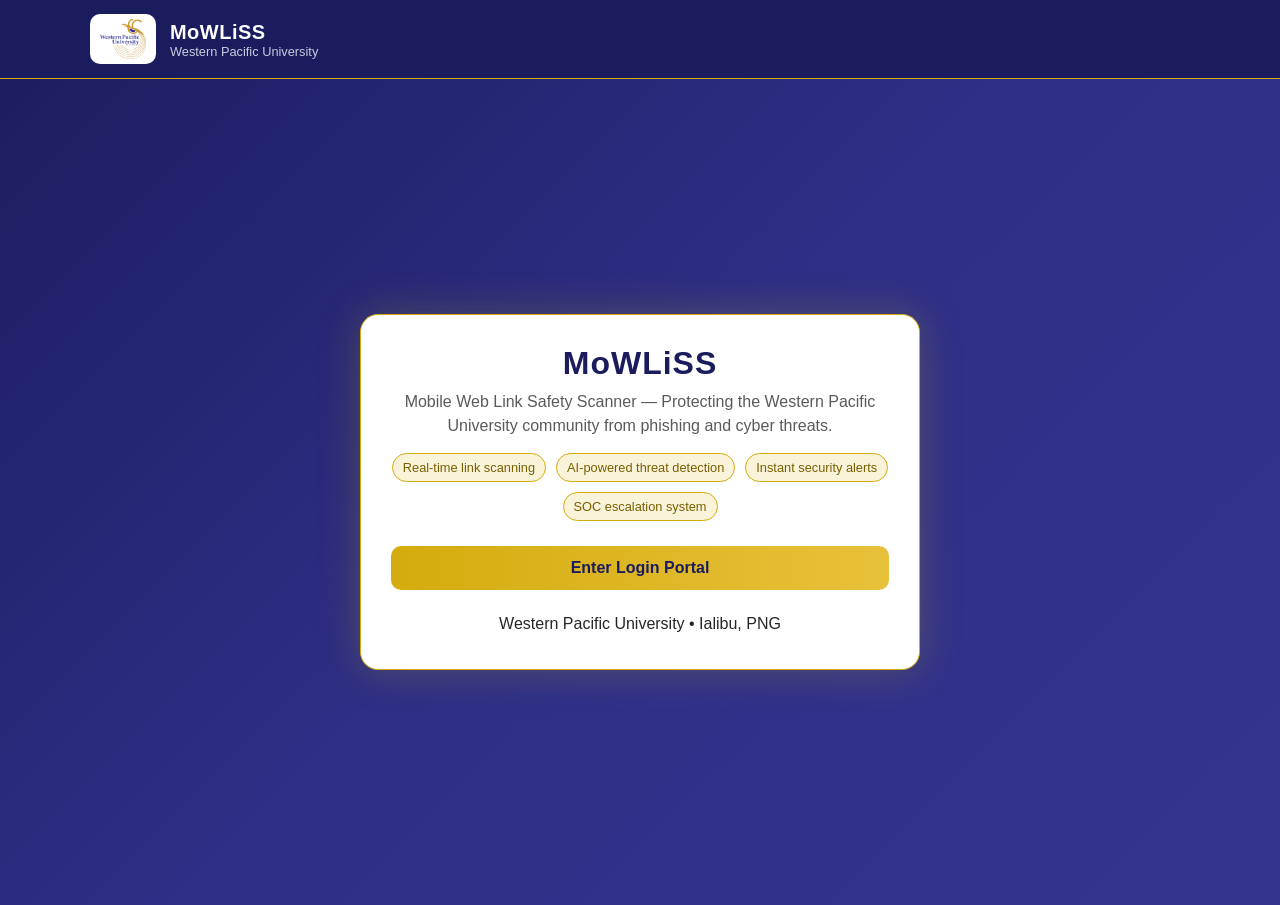
<file: index.html>
<!DOCTYPE html>
<html lang="en">
<head>
    <link rel="icon" type="image/png" href="assets/img/favicon.png?v=1">
    <meta charset="UTF-8">
    <meta name="viewport" content="width=device-width, initial-scale=1.0">
    <title>MoWLiSS - Mobile Web Link Safety Scanner</title>
    <link rel="stylesheet" href="style.css?v=7">
</head>
<body>
<header class="site-header">
    <div class="container site-header-inner">
        <div class="site-logo-chip">
            <img src="assets/img/wpu_logo.png?v=1" alt="Western Pacific University logo" height="40">
        </div>
        <div class="site-header-text">
            <div class="site-title">MoWLiSS</div>
            <div class="site-subtitle">Western Pacific University</div>
        </div>
    </div>
</header>
<div class="auth-wrapper">
    <div class="auth-card">
        <div class="brand">
            <h1>MoWLiSS</h1>
            <p>
                Mobile Web Link Safety Scanner — Protecting the Western Pacific University community
                from phishing and cyber threats.
            </p>

            <div class="badges">
                <span class="badge">Real-time link scanning</span>
                <span class="badge">AI-powered threat detection</span>
                <span class="badge">Instant security alerts</span>
                <span class="badge">SOC escalation system</span>
            </div>
        </div>

        <a class="btn" href="login.html" style="display:block; text-align:center; text-decoration:none;">
            Enter Login Portal
        </a>

        <div class="links">
            Western Pacific University • Ialibu, PNG
        </div>
    </div>
</div>
</body>
</html>
</file>
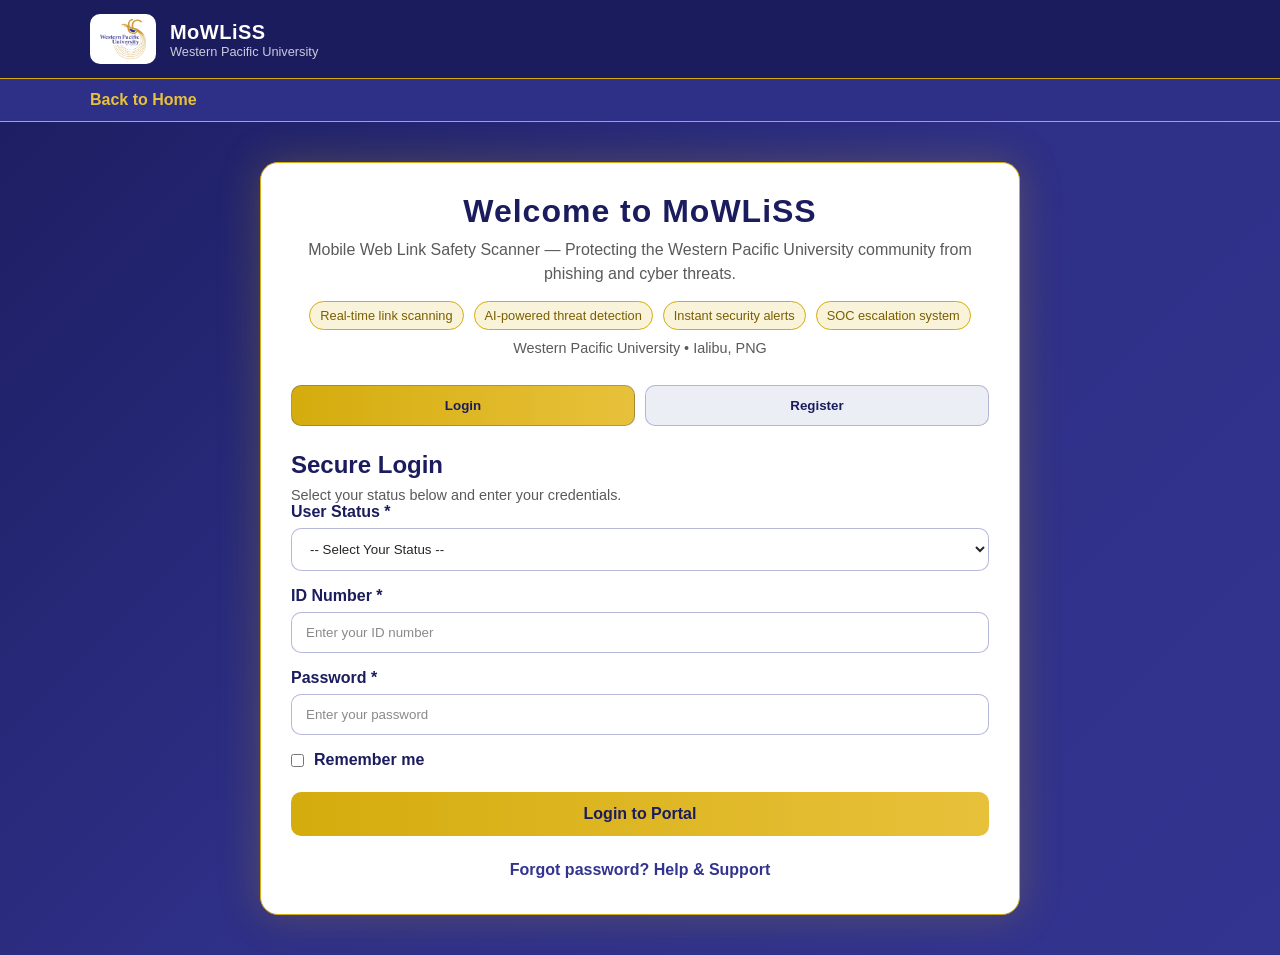
<file: login.html>
<!DOCTYPE html>
<html lang="en">
<head>
    <link rel="icon" type="image/png" href="assets/img/favicon.png?v=1">
    <meta charset="UTF-8">
    <meta name="viewport" content="width=device-width, initial-scale=1.0">
    <title>Login | MoWLiSS - Mobile Web Link Safety Scanner</title>
    <link rel="stylesheet" href="style.css?v=7">
</head>
<body>
<header class="site-header">
    <div class="container site-header-inner">
        <div class="site-logo-chip">
            <img src="assets/img/wpu_logo.png?v=1" alt="Western Pacific University logo" height="40">
        </div>
        <div class="site-header-text">
            <div class="site-title">MoWLiSS</div>
            <div class="site-subtitle">Western Pacific University</div>
        </div>
    </div>
</header>
<header class="topbar">
    <div class="container">
        <a href="index.html">Back to Home</a>
    </div>
</header>

<div class="auth-wrapper">
    <div class="auth-card wide">
        <div class="brand">
            <h1>Welcome to MoWLiSS</h1>
            <p>
                Mobile Web Link Safety Scanner — Protecting the Western Pacific University community
                from phishing and cyber threats.
            </p>

            <div class="badges">
                <span class="badge">Real-time link scanning</span>
                <span class="badge">AI-powered threat detection</span>
                <span class="badge">Instant security alerts</span>
                <span class="badge">SOC escalation system</span>
            </div>

            <p class="small">Western Pacific University • Ialibu, PNG</p>
        </div>

        <div class="tabs">
            <button type="button" class="tab-btn active" data-tab="login">Login</button>
            <button type="button" class="tab-btn" data-tab="register">Register</button>
        </div>

        <!-- LOGIN PANEL -->
        <div id="login-panel" class="tab-panel">
            <h2>Secure Login</h2>
            <p class="small">Select your status below and enter your credentials.</p>

         <form id="login-form" action="login.php" method="POST" novalidate>
                <div class="form-group">
                    <label for="login_status">User Status *</label>
                    <select id="login_status" name="user_status" required>
                        <option value="">-- Select Your Status --</option>
                        <option value="student">🎓 WPU Registered Student</option>
                        <option value="staff">👔 University Staff / Employee</option>
                        <option value="foreman">👷 University Foreman</option>
                        <option value="admin">🛡️ WPU ICT Administrator</option>
                    </select>
                </div>

                <div class="form-group">
                    <label for="login_identifier" id="login_identifier_label">ID Number *</label>
                    <input
                        type="text"
                        id="login_identifier"
                        name="identifier"
                        placeholder="Enter your ID number"
                        required
                    >
                </div>

                <div class="form-group">
                    <label for="login_password">Password *</label>
                    <input
                        type="password"
                        id="login_password"
                        name="password"
                        placeholder="Enter your password"
                        required
                    >
                </div>

                <div class="checkbox-row">
                    <input type="checkbox" id="remember_me" name="remember_me" value="1">
                    <label for="remember_me">Remember me</label>
                </div>

                <button type="submit" class="btn">Login to Portal</button>

                <div class="links">
                    <a href="forgot_password.php">Forgot password?</a>
                    <a href="help.php">Help &amp; Support</a>
                </div>

                <div id="login-message" class="message hidden"></div>
            </form>
        </div>

        <!-- REGISTER PANEL -->
        <div id="register-panel" class="tab-panel hidden">
            <h2>Register</h2>
            <p class="small">Fill in your details according to your user status.</p>

        <form id="register-form" action="register.php" method="POST" novalidate>
                <div class="form-group">
                    <label for="register_status">User Status *</label>
                    <select id="register_status" name="user_status" required>
                        <option value="">-- Select Your Status --</option>
                        <option value="student">🎓 WPU Registered Student</option>
                        <option value="staff">👔 University Staff / Employee</option>
                        <option value="foreman">👷 University Foreman</option>
                        <option value="admin">🛡️ WPU ICT Administrator</option>
                    </select>
                </div>

                <!-- STUDENT FIELDS -->
                <div class="status-fields" id="student-fields">
                    <div class="two-col">
                        <div class="form-group">
                            <label for="student_first_name">First Name *</label>
                            <input type="text" id="student_first_name" name="first_name" required>
                        </div>

                        <div class="form-group">
                            <label for="student_last_name">Last Name *</label>
                            <input type="text" id="student_last_name" name="last_name" required>
                        </div>
                    </div>

                    <div class="form-group">
                        <label for="student_id">Student ID No. *</label>
                        <input type="text" id="student_id" name="student_id" required>
                    </div>

                    <div class="form-group">
                        <label for="student_program">Program *</label>
                        <select id="student_program" name="program" required>
                            <option value="">-- Select Program --</option>
                            <option value="Cybersecurity">Cybersecurity</option>
                            <option value="Computer Programming">Computer Programming</option>
                            <option value="Computer Networks">Computer Networks</option>
                            <option value="Game Design">Game Design</option>
                            <option value="Aviation Management">Aviation Management</option>
                            <option value="International Business Management">International Business Management</option>
                        </select>
                    </div>

                    <div class="form-group">
                        <label for="student_department">Department *</label>
                        <select id="student_department" name="department" required>
                            <option value="">-- Select Department --</option>
                            <option value="Computing & Emerging Technologies">Computing & Emerging Technologies</option>
                            <option value="Cybersecurity & Digital Resilience">Cybersecurity & Digital Resilience</option>
                            <option value="International Business Management">International Business Management</option>
                        </select>
                    </div>

                    <div class="two-col">
                        <div class="form-group">
                            <label for="student_phone">Phone Number</label>
                            <input type="text" id="student_phone" name="phone_number">
                        </div>

                        <div class="form-group">
                            <label for="student_dob">Date of Birth</label>
                            <input type="date" id="student_dob" name="date_of_birth">
                        </div>
                    </div>

                    <div class="form-group">
                        <label for="student_email">Email *</label>
                        <input type="email" id="student_email" name="email" required>
                    </div>
                </div>

                <!-- STAFF FIELDS -->
                <div class="status-fields" id="staff-fields">
                    <div class="form-group">
                        <label for="staff_full_name">Full Name *</label>
                        <input type="text" id="staff_full_name" name="full_name" required>
                    </div>

                    <div class="form-group">
                        <label for="staff_worker_reg_no">Worker Reg No. *</label>
                        <input type="text" id="staff_worker_reg_no" name="worker_reg_no" required>
                    </div>

                    <div class="form-group">
                        <label for="staff_department">Department *</label>
                        <select id="staff_department" name="department" required>
                            <option value="">-- Select Department --</option>
                            <option value="Administration">Administration</option>
                            <option value="ICT Department">ICT Department</option>
                            <option value="Finance">Finance</option>
                            <option value="Human Resources">Human Resources</option>
                            <option value="Academic Affairs">Academic Affairs</option>
                        </select>
                    </div>

                    <div class="form-group">
                        <label for="staff_compound">Compound</label>
                        <input type="text" id="staff_compound" name="compound">
                    </div>

                    <div class="two-col">
                        <div class="form-group">
                            <label for="staff_phone">Phone Number</label>
                            <input type="text" id="staff_phone" name="phone_number">
                        </div>

                        <div class="form-group">
                            <label for="staff_dob">Date of Birth</label>
                            <input type="date" id="staff_dob" name="date_of_birth">
                        </div>
                    </div>

                    <div class="form-group">
                        <label for="staff_email">Email *</label>
                        <input type="email" id="staff_email" name="email" required>
                    </div>
                </div>

                <!-- FOREMAN FIELDS -->
                <div class="status-fields" id="foreman-fields">
                    <div class="two-col">
                        <div class="form-group">
                            <label for="foreman_first_name">First Name *</label>
                            <input type="text" id="foreman_first_name" name="first_name" required>
                        </div>

                        <div class="form-group">
                            <label for="foreman_last_name">Last Name *</label>
                            <input type="text" id="foreman_last_name" name="last_name" required>
                        </div>
                    </div>

                    <div class="form-group">
                        <label for="foreman_reg_no">Foreman Reg No. *</label>
                        <input type="text" id="foreman_reg_no" name="foreman_reg_no" required>
                    </div>

                    <div class="form-group">
                        <label for="foreman_department">Department *</label>
                        <select id="foreman_department" name="department" required>
                            <option value="">-- Select Department --</option>
                            <option value="Maintenance">Maintenance</option>
                            <option value="Grounds & Gardens">Grounds & Gardens</option>
                            <option value="Construction">Construction</option>
                            <option value="Utilities">Utilities</option>
                        </select>
                    </div>

                    <div class="two-col">
                        <div class="form-group">
                            <label for="foreman_phone">Phone Number</label>
                            <input type="text" id="foreman_phone" name="phone_number">
                        </div>

                        <div class="form-group">
                            <label for="foreman_dob">Date of Birth</label>
                            <input type="date" id="foreman_dob" name="date_of_birth">
                        </div>
                    </div>

                    <div class="form-group">
                        <label for="foreman_email">Email *</label>
                        <input type="email" id="foreman_email" name="email" required>
                    </div>
                </div>

                <!-- ADMIN FIELDS -->
                <div class="status-fields" id="admin-fields">
                    <div class="form-group">
                        <label for="admin_id">Admin ID *</label>
                        <input type="text" id="admin_id" name="admin_id" required>
                    </div>

                    <div class="form-group">
                        <label for="admin_full_name">Full Name</label>
                        <input type="text" id="admin_full_name" name="full_name">
                    </div>

                    <div class="form-group">
                        <label for="admin_email">Email *</label>
                        <input type="email" id="admin_email" name="email" required>
                    </div>
                </div>

                <div class="two-col">
                    <div class="form-group">
                        <label for="register_password">Password *</label>
                        <input
                            type="password"
                            id="register_password"
                            name="password"
                            minlength="8"
                            required
                        >
                    </div>

                    <div class="form-group">
                        <label for="register_confirm_password">Confirm Password *</label>
                        <input
                            type="password"
                            id="register_confirm_password"
                            name="confirm_password"
                            minlength="8"
                            required
                        >
                    </div>
                </div>

                <div class="checkbox-row">
                    <input type="checkbox" id="terms_agreed" name="terms_agreed" value="1" required>
                    <label for="terms_agreed">
                        I agree to the Terms &amp; Conditions and MoWLiSS security policy.
                    </label>
                </div>

                <button type="submit" class="btn">Register Account</button>

                <div id="register-message" class="message hidden"></div>
            </form>
        </div>
    </div>
</div>

<script src="assets/css/assets/js/app.js"></script>
</body>
</html>
</file>
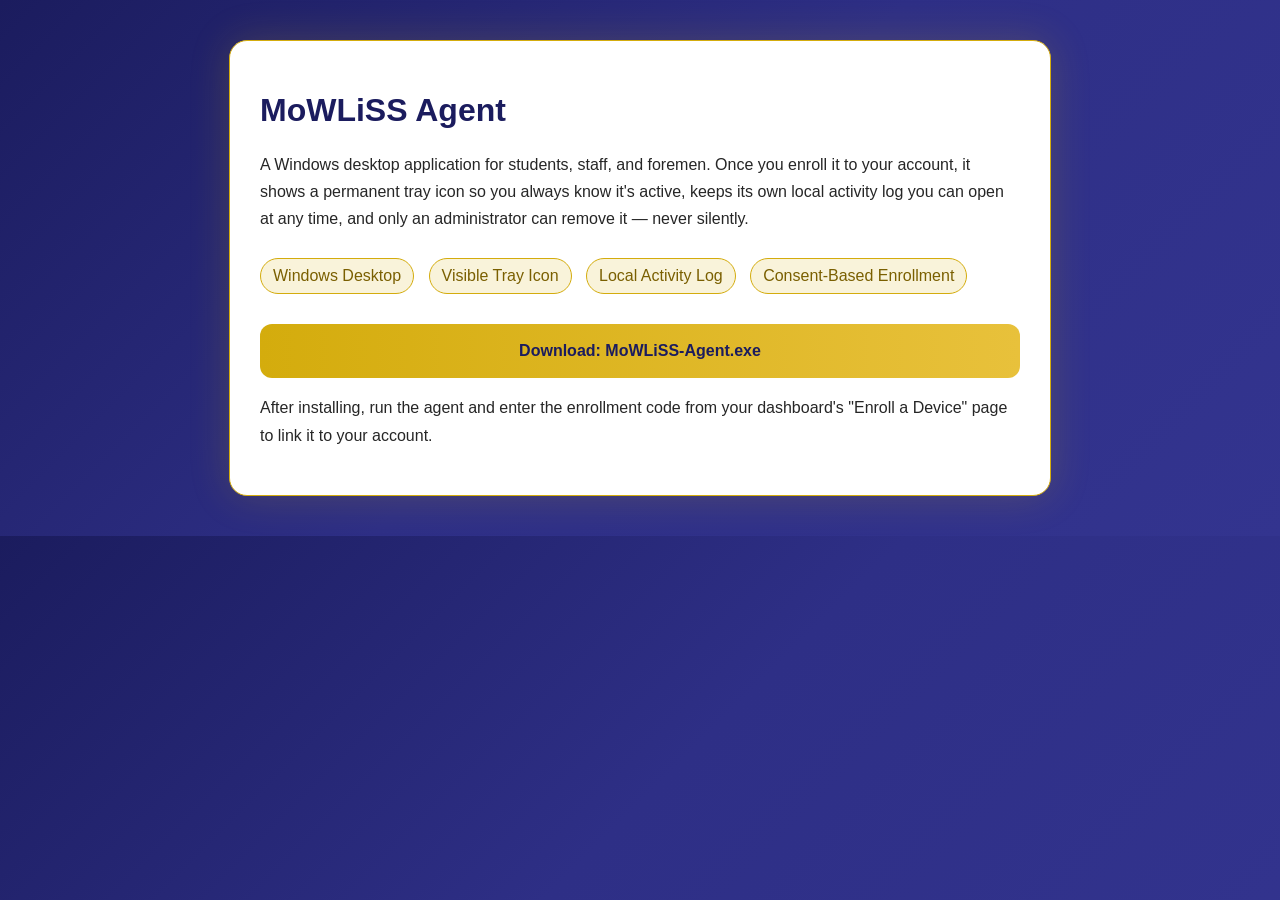
<file: downloads/mowliss-mobile-app.html>
<!DOCTYPE html>
<html lang="en">
<head>
    <link rel="icon" type="image/png" href="../assets/img/favicon.png?v=1">
    <meta charset="UTF-8">
    <meta name="viewport" content="width=device-width, initial-scale=1.0">
    <title>MoWLiSS Agent</title>
    <style>
        body {
            font-family: Arial, sans-serif;
            background: linear-gradient(135deg, #1B1C5E, #2E2F86, #33348F);
            color: #262626;
            margin: 0;
            padding: 40px 20px;
        }
        .wrap {
            max-width: 760px;
            margin: 0 auto;
            background: #FFFFFF;
            border: 1px solid #D4AC0D;
            border-radius: 18px;
            padding: 30px;
            box-shadow: 0 0 40px rgba(212, 172, 13, 0.2);
        }
        h1 { color: #1B1C5E; }
        p { line-height: 1.7; color: #262626; }
        .badge {
            display: inline-block;
            margin: 10px 10px 0 0;
            padding: 8px 12px;
            border-radius: 999px;
            background: rgba(212, 172, 13, 0.15);
            border: 1px solid #D4AC0D;
            color: #7a5f00;
        }
        .download-box {
            margin-top: 30px;
            padding: 18px 20px;
            border-radius: 12px;
            background: linear-gradient(90deg, #D4AC0D, #E8C13B);
            color: #1B1C5E;
            font-weight: bold;
            text-align: center;
        }
    </style>
</head>
<body>
    <div class="wrap">
        <h1>MoWLiSS Agent</h1>
        <p>A Windows desktop application for students, staff, and foremen. Once you enroll it to your account, it shows
        a permanent tray icon so you always know it's active, keeps its own local activity log you can open at any
        time, and only an administrator can remove it &mdash; never silently.</p>
        <div>
            <span class="badge">Windows Desktop</span>
            <span class="badge">Visible Tray Icon</span>
            <span class="badge">Local Activity Log</span>
            <span class="badge">Consent-Based Enrollment</span>
        </div>
        <div class="download-box"><a href="MoWLiSS-Agent.exe" style="color:inherit; text-decoration:none;">Download: MoWLiSS-Agent.exe</a></div>
        <p>After installing, run the agent and enter the enrollment code from your dashboard's "Enroll a Device" page
        to link it to your account.</p>
    </div>
</body>
</html>
</file>
<file: style.css>
:root {
    --navy-dark: #1B1C5E;
    --navy-mid: #2E2F86;
    --navy: #33348F;
    --gold: #D4AC0D;
    --gold-light: #E8C13B;
    --white: #FFFFFF;
    --text-dark: #262626;
    --text-muted: #5a5a5a;
}

* {
    box-sizing: border-box;
    margin: 0;
    padding: 0;
    font-family: Arial, Helvetica, sans-serif;
}

body {
    min-height: 100vh;
    background: linear-gradient(135deg, var(--navy-dark), var(--navy-mid), var(--navy));
    color: var(--text-dark);
}

.container {
    width: min(1100px, 92%);
    margin: 0 auto;
}

.site-header {
    background: var(--navy-dark);
    padding: 14px 0;
    border-bottom: 1px solid var(--gold);
}

.site-header-inner {
    display: flex;
    align-items: center;
    gap: 14px;
}

.site-logo-chip {
    background: var(--white);
    border-radius: 10px;
    padding: 5px 10px;
    display: flex;
    align-items: center;
    flex-shrink: 0;
}

.site-header img {
    display: block;
}

.site-title {
    color: var(--white);
    font-weight: bold;
    font-size: 1.25rem;
    letter-spacing: 0.5px;
    line-height: 1.2;
}

.site-subtitle {
    color: #c9cadd;
    font-size: 0.8rem;
}

.auth-wrapper {
    min-height: calc(100vh - 74px);
    display: flex;
    align-items: center;
    justify-content: center;
    padding: 40px 20px;
}

.auth-card {
    width: min(560px, 100%);
    background: var(--white);
    border: 1px solid var(--gold);
    border-radius: 18px;
    padding: 30px;
    box-shadow: 0 0 40px rgba(212, 172, 13, 0.25);
}

.auth-card.wide {
    width: min(760px, 100%);
}

.brand {
    text-align: center;
    margin-bottom: 25px;
}

.brand h1 {
    color: var(--navy-dark);
    font-size: 2rem;
    letter-spacing: 1px;
}

.brand p {
    color: var(--text-muted);
    margin-top: 8px;
    line-height: 1.5;
}

.badges {
    display: flex;
    flex-wrap: wrap;
    justify-content: center;
    gap: 10px;
    margin-top: 15px;
}

.badge {
    padding: 6px 10px;
    border-radius: 999px;
    background: rgba(212, 172, 13, 0.15);
    border: 1px solid var(--gold);
    color: #7a5f00;
    font-size: 0.8rem;
}

.alert {
    padding: 12px 14px;
    border-radius: 10px;
    margin-bottom: 18px;
    line-height: 1.5;
}

.alert-error {
    background: rgba(255, 74, 74, 0.12);
    border: 1px solid rgba(200, 30, 30, 0.4);
    color: #8a1f1f;
}

.alert-success {
    background: rgba(57, 230, 140, 0.15);
    border: 1px solid rgba(20, 150, 80, 0.4);
    color: #14663f;
}

.form-group {
    margin-bottom: 16px;
}

label {
    display: block;
    margin-bottom: 7px;
    color: var(--navy-dark);
    font-weight: bold;
}

input,
select,
textarea {
    width: 100%;
    padding: 12px 14px;
    border-radius: 10px;
    border: 1px solid rgba(51, 52, 143, 0.35);
    background: var(--white);
    color: var(--text-dark);
    outline: none;
}

input::placeholder {
    color: #8a8a8a;
}

input:focus,
select:focus,
textarea:focus {
    border-color: var(--gold);
    box-shadow: 0 0 0 3px rgba(212, 172, 13, 0.25);
}

select option {
    color: var(--text-dark);
}

.password-wrapper {
    position: relative;
}

.password-wrapper input {
    padding-right: 44px;
}

.toggle-password {
    position: absolute;
    right: 2px;
    top: 50%;
    transform: translateY(-50%);
    display: flex;
    align-items: center;
    justify-content: center;
    width: 36px;
    height: 36px;
    background: transparent;
    border: none;
    border-radius: 8px;
    cursor: pointer;
    color: #6a6a6a;
    padding: 0;
}

.toggle-password svg {
    width: 20px;
    height: 20px;
}

.toggle-password:hover {
    color: var(--navy-dark);
}

.toggle-password:focus-visible {
    outline: 2px solid var(--gold);
    outline-offset: 2px;
}

.checkbox-row {
    display: flex;
    align-items: flex-start;
    gap: 10px;
    margin: 16px 0;
}

.checkbox-row input {
    width: auto;
    margin-top: 3px;
}

.btn {
    width: 100%;
    padding: 13px 16px;
    border: none;
    border-radius: 10px;
    background: linear-gradient(90deg, var(--gold), var(--gold-light));
    color: var(--navy-dark);
    font-size: 1rem;
    font-weight: bold;
    cursor: pointer;
}

.btn:hover {
    opacity: 0.92;
}

.links {
    margin-top: 20px;
    text-align: center;
    line-height: 1.8;
}

.links a {
    color: var(--navy);
    text-decoration: none;
    font-weight: bold;
}

.links a:hover {
    text-decoration: underline;
}

.status-fields {
    display: none;
    border: 1px solid rgba(212, 172, 13, 0.3);
    border-radius: 14px;
    padding: 18px;
    margin-bottom: 18px;
    background: #faf7ea;
}

.two-col {
    display: grid;
    grid-template-columns: 1fr 1fr;
    gap: 14px;
}

.dashboard-top {
    display: flex;
    justify-content: space-between;
    align-items: center;
    gap: 20px;
    padding: 20px 0;
}

.dashboard-top h1 {
    color: var(--white);
}

.dashboard-top .small,
.dashboard-top p {
    color: #d7d8ea;
}

.dashboard-card {
    background: var(--white);
    border: 1px solid var(--gold);
    border-radius: 18px;
    padding: 30px;
    margin-bottom: 30px;
    box-shadow: 0 0 30px rgba(212, 172, 13, 0.12);
}

.dashboard-card h2 {
    color: var(--navy-dark);
}

.control-grid {
    display: grid;
    grid-template-columns: repeat(auto-fit, minmax(210px, 1fr));
    gap: 16px;
    margin-top: 18px;
}

.admin-control-form {
    display: flex;
    flex-direction: column;
    gap: 10px;
    padding: 14px;
    border: 1px solid rgba(51, 52, 143, 0.2);
    border-radius: 12px;
    background: #f5f5fa;
}

.control-btn {
    width: 100%;
    padding: 12px 14px;
    border-radius: 10px;
    border: none;
    cursor: pointer;
    font-weight: bold;
    transition: all 0.2s ease;
}

.control-btn.on {
    background: linear-gradient(90deg, var(--gold), var(--gold-light));
    color: var(--navy-dark);
}

.control-btn.off {
    background: #eceef5;
    border: 1px solid rgba(51, 52, 143, 0.2);
    color: var(--navy-dark);
}

.status-badge {
    display: inline-flex;
    align-items: center;
    justify-content: center;
    padding: 5px 10px;
    border-radius: 999px;
    font-size: 0.78rem;
    font-weight: bold;
    width: fit-content;
}

.status-badge.approved {
    background: rgba(57, 230, 140, 0.15);
    border: 1px solid rgba(20, 150, 80, 0.45);
    color: #14663f;
}

.status-badge.pending {
    background: rgba(255, 170, 61, 0.16);
    border: 1px solid rgba(200, 120, 20, 0.4);
    color: #8a5a00;
}

.status-badge.attended {
    background: rgba(61, 130, 255, 0.14);
    border: 1px solid rgba(30, 90, 200, 0.4);
    color: #1e4fa0;
}

.history-list {
    list-style: none;
    padding: 0;
    margin: 0;
    display: grid;
    gap: 12px;
}

.history-item {
    padding: 14px 16px;
    border-radius: 10px;
    background: #f5f5fa;
    border: 1px solid rgba(51, 52, 143, 0.1);
}

.history-item-top {
    display: flex;
    justify-content: space-between;
    align-items: flex-start;
    gap: 12px;
    flex-wrap: wrap;
}

.history-item-subject {
    font-weight: bold;
    color: #232360;
}

.history-item-meta {
    color: #5b647a;
    margin: 4px 0 8px;
}

.history-item-message {
    color: #333;
    white-space: pre-wrap;
    word-break: break-word;
}

.history-empty {
    color: #5b647a;
    font-style: italic;
}

.inline-form {
    display: inline-block;
    vertical-align: top;
}

.inline-actions {
    display: flex;
    flex-wrap: wrap;
    gap: 8px;
    align-items: center;
}

.small-btn {
    width: auto;
    padding: 8px 12px;
    font-size: 0.8rem;
}

.btn-success {
    background: linear-gradient(90deg, #1bc67d, #00d68f);
    color: #04101d;
}

.btn-wait {
    background: linear-gradient(90deg, #ffb231, #ffdd88);
    color: #271b00;
}

.btn-decline {
    background: linear-gradient(90deg, #ff6b6b, #ff8d8d);
    color: #fff;
}

.btn-map {
    background: linear-gradient(90deg, var(--navy-dark), var(--navy));
    color: var(--white);
}

.btn-delete {
    background: linear-gradient(90deg, #b32020, #d13a3a);
    color: #fff;
}

.mini-input {
    width: 100px;
    padding: 8px 10px;
    font-size: 0.8rem;
}

.map-form {
    display: flex;
    flex-wrap: wrap;
    gap: 8px;
    align-items: center;
}

.map-placeholder,
.tracking-panel {
    background: #f5f5fa;
    border: 1px solid rgba(51, 52, 143, 0.2);
    border-radius: 16px;
    padding: 18px;
}

.tracking-layout {
    display: grid;
    grid-template-columns: 320px 1fr;
    gap: 20px;
    align-items: start;
}

.map-frame {
    min-height: 320px;
}

.category-stack {
    display: grid;
    gap: 24px;
}

.user-category {
    border: 1px solid rgba(51, 52, 143, 0.2);
    border-radius: 16px;
    padding: 18px;
    background: #f5f5fa;
}

.user-category h3 {
    margin-bottom: 12px;
    color: var(--navy-dark);
}

.muted-text {
    color: var(--text-muted);
}

.table-responsive {
    overflow: auto;
}

table {
    width: 100%;
    border-collapse: collapse;
}

th,
td {
    padding: 12px 10px;
    border-bottom: 1px solid rgba(51, 52, 143, 0.12);
    text-align: left;
}

th {
    color: var(--navy-dark);
}

.small {
    font-size: 0.9rem;
    color: var(--text-muted);
}

.chatroom-menu {
    display: block;
    width: min(100%, 420px);
    border: 1px solid rgba(212, 172, 13, 0.35);
    border-radius: 12px;
    background: var(--white);
    overflow: hidden;
    box-shadow: 0 0 20px rgba(212, 172, 13, 0.08);
}

.chatroom-menu summary {
    list-style: none;
    cursor: pointer;
    position: relative;
    padding: 15px 46px 15px 18px;
    font-size: 1.08rem;
    font-weight: bold;
    color: var(--navy-dark);
    background: linear-gradient(90deg, var(--gold), var(--gold-light));
    border: none;
    user-select: none;
}

.chatroom-menu summary::after {
    content: "▾";
    position: absolute;
    right: 18px;
    top: 50%;
    transform: translateY(-50%);
    font-size: 1.2rem;
    color: var(--navy-dark);
}

.chatroom-menu[open] summary::after {
    content: "▴";
}

.chatroom-menu summary::-webkit-details-marker {
    display: none;
}

.chatroom-menu-list {
    display: grid;
    gap: 8px;
    padding: 12px;
}

.chatroom-menu-item {
    display: flex;
    align-items: center;
    justify-content: space-between;
    gap: 12px;
    padding: 12px 14px;
    border-radius: 10px;
    background: #f5f5fa;
    border: 1px solid rgba(51, 52, 143, 0.15);
    color: var(--navy-dark);
    text-decoration: none;
    transition: all 0.2s ease;
    font-weight: 500;
}

.chatroom-menu-item:hover {
    background: rgba(212, 172, 13, 0.12);
    border-color: rgba(212, 172, 13, 0.4);
    transform: translateY(-1px);
}

.chatroom-menu-item em {
    font-style: normal;
    color: var(--text-muted);
    font-size: 0.78rem;
    font-weight: bold;
}

.report-shell {
    padding: 20px 0 40px;
}

/* Chat message styles */
.chat-thread {
    display: flex;
    flex-direction: column;
    gap: 12px;
    max-height: 480px;
    overflow: auto;
    padding: 12px;
    background: #f9f9fc;
    border-radius: 8px;
}

.chat-message {
    padding: 10px 12px;
    border-radius: 10px;
    max-width: 80%;
    line-height: 1.4;
}

.chat-message.from-user {
    align-self: flex-start;
    background: rgba(51, 52, 143, 0.08);
    border: 1px solid rgba(51, 52, 143, 0.18);
    color: var(--navy-dark);
}

.chat-message.from-admin {
    align-self: flex-end;
    background: rgba(212, 172, 13, 0.14);
    border: 1px solid rgba(212, 172, 13, 0.3);
    color: #6b5400;
}

.ticket-summary {
    padding: 12px;
    border-radius: 8px;
    background: var(--white);
    color: var(--text-dark);
    border: 1px solid var(--gold);
    box-shadow: 0 0 20px rgba(212, 172, 13, 0.12);
}

/* ticket link emphasis */
.ticket-link {
    display: inline-block;
    padding: 8px 12px;
    border-radius: 8px;
    background: linear-gradient(90deg, var(--navy-dark), var(--navy));
    color: #ffffff; /* ticket number white */
    font-weight: bold;
    text-decoration: none;
    border: 1px solid rgba(51, 52, 143, 0.3);
}
.ticket-link:hover { opacity: 0.95; transform: translateY(-1px); }

.report-header {
    display: flex;
    justify-content: space-between;
    align-items: center;
    gap: 16px;
    margin-bottom: 24px;
}

.room-title-row {
    display: flex;
    align-items: center;
    gap: 16px;
}

.room-logo {
    height: 56px;
    width: auto;
    flex-shrink: 0;
    background: var(--white);
    border-radius: 8px;
    padding: 4px;
}

.report-header h1 {
    color: var(--white);
    font-size: clamp(1.8rem, 3vw, 2.5rem);
}

.report-header .small,
.report-header p {
    color: #d7d8ea;
}

.report-grid {
    display: grid;
    grid-template-columns: repeat(auto-fit, minmax(220px, 1fr));
    gap: 18px;
    margin-bottom: 24px;
}

.report-card {
    background: var(--white);
    border: 1px solid var(--gold);
    border-radius: 18px;
    padding: 22px;
    box-shadow: 0 0 30px rgba(212, 172, 13, 0.1);
}

.report-card h3,
.report-card h4 {
    margin-bottom: 12px;
    color: var(--navy-dark);
}

.metric-value {
    font-size: 2rem;
    font-weight: bold;
    color: var(--navy-dark);
    margin-bottom: 6px;
}

.report-list {
    list-style: none;
    padding: 0;
    margin: 0;
    display: grid;
    gap: 10px;
}

.report-list li {
    display: flex;
    justify-content: space-between;
    gap: 12px;
    padding: 10px 12px;
    border-radius: 10px;
    background: #f5f5fa;
    border: 1px solid rgba(51, 52, 143, 0.1);
}

.report-form {
    display: grid;
    gap: 16px;
    margin-top: 10px;
}

.form-actions {
    display: flex;
    gap: 12px;
    flex-wrap: wrap;
    margin-top: 10px;
}

.inline-btn {
    width: auto;
    display: inline-block;
    text-decoration: none;
    text-align: center;
}

.footer-app {
    margin-top: 40px;
    background: var(--navy-dark);
    border-top: 1px solid var(--gold);
    padding: 26px 0 40px;
    color: var(--white);
}

.footer-app .container {
    display: grid;
    gap: 18px;
}

.footer-app h3 {
    color: var(--gold-light);
    margin-bottom: 8px;
}

.footer-app p {
    color: #d7d8ea;
}

.download-grid {
    display: grid;
    grid-template-columns: repeat(auto-fit, minmax(180px, 1fr));
    gap: 16px;
}

.download-btn {
    display: inline-flex;
    align-items: center;
    justify-content: center;
    min-height: 52px;
    padding: 14px 18px;
    border-radius: 12px;
    background: linear-gradient(90deg, var(--gold), var(--gold-light));
    color: var(--navy-dark);
    text-decoration: none;
    font-weight: bold;
}

.download-btn.secondary {
    background: rgba(255, 255, 255, 0.08);
    border: 1px solid rgba(255, 255, 255, 0.25);
    color: var(--white);
}

.topbar {
    padding: 12px 0;
    background: var(--navy-mid);
    border-bottom: 1px solid var(--gold);
}

.topbar a {
    color: var(--gold-light);
    text-decoration: none;
    font-weight: bold;
}

.topbar a:hover {
    text-decoration: underline;
}

.tabs {
    display: flex;
    gap: 10px;
    margin-bottom: 25px;
}

.tab-btn {
    flex: 1;
    padding: 12px 15px;
    border: 1px solid rgba(51, 52, 143, 0.3);
    background: #eceef5;
    color: var(--navy-dark);
    border-radius: 10px;
    cursor: pointer;
    font-weight: bold;
}

.tab-btn.active {
    background: linear-gradient(90deg, var(--gold), var(--gold-light));
    color: var(--navy-dark);
}

.tab-panel h2 {
    margin-bottom: 8px;
    color: var(--navy-dark);
}

.status-fields.active {
    display: block;
}

.hidden {
    display: none !important;
}

.message {
    margin-top: 18px;
    padding: 12px 14px;
    border-radius: 10px;
    line-height: 1.5;
}

.message-success {
    background: rgba(57, 230, 140, 0.15);
    border: 1px solid rgba(20, 150, 80, 0.4);
    color: #14663f;
}

.message-error {
    background: rgba(255, 74, 74, 0.12);
    border: 1px solid rgba(200, 30, 30, 0.4);
    color: #8a1f1f;
}

.message-info {
    background: rgba(212, 172, 13, 0.15);
    border: 1px solid var(--gold);
    color: #7a5f00;
}

@media (max-width: 700px) {
    .two-col {
        grid-template-columns: 1fr;
    }

    .dashboard-top,
    .report-header {
        flex-direction: column;
        align-items: flex-start;
    }
}

/* Admin ticket hub (admin_tickets.php) */
.ticket-hub {
    display: grid;
    grid-template-columns: 200px 320px 1fr;
    gap: 16px;
    align-items: start;
}

.ticket-sidebar {
    background: var(--navy-dark);
    border: 1px solid var(--gold);
    border-radius: 10px;
    padding: 12px;
    display: flex;
    flex-direction: column;
    gap: 6px;
    position: sticky;
    top: 12px;
}

.ticket-sidebar .cat-link {
    display: flex;
    align-items: center;
    justify-content: space-between;
    gap: 8px;
    padding: 10px 12px;
    border-radius: 8px;
    color: #d9daf2;
    text-decoration: none;
    font-weight: 600;
    font-size: 0.92rem;
}

.ticket-sidebar .cat-link:hover {
    background: rgba(255, 255, 255, 0.06);
}

.ticket-sidebar .cat-link.active {
    background: linear-gradient(90deg, var(--gold), var(--gold-light));
    color: var(--navy-dark);
}

.cat-badge {
    background: #e14b4b;
    color: #ffffff;
    font-size: 0.72rem;
    font-weight: bold;
    padding: 2px 7px;
    border-radius: 999px;
    line-height: 1.4;
}

.ticket-list-panel {
    background: var(--white);
    border: 1px solid var(--gold);
    border-radius: 10px;
    padding: 14px;
    display: flex;
    flex-direction: column;
    gap: 10px;
    max-height: 720px;
    overflow-y: auto;
}

.ticket-list-panel h3 {
    color: var(--navy-dark);
    margin: 0 0 4px;
    font-size: 1rem;
}

.ticket-card {
    display: block;
    text-decoration: none;
    border: 1px solid rgba(51, 52, 143, 0.2);
    border-radius: 8px;
    padding: 10px 12px;
    background: #f9f9fc;
    color: var(--text-dark);
}

.ticket-card:hover {
    border-color: var(--gold);
}

.ticket-card.active {
    background: rgba(212, 172, 13, 0.14);
    border-color: var(--gold);
}

.ticket-card-top {
    display: flex;
    align-items: center;
    gap: 8px;
    margin-bottom: 4px;
}

.ticket-number {
    font-weight: bold;
    color: var(--navy-dark);
}

.ticket-tag {
    font-size: 0.68rem;
    font-weight: bold;
    text-transform: uppercase;
    padding: 2px 8px;
    border-radius: 999px;
    background: var(--navy-mid);
    color: #ffffff;
}

.ticket-unread-dot {
    width: 9px;
    height: 9px;
    border-radius: 50%;
    background: #e14b4b;
    margin-left: auto;
}

.ticket-subject {
    font-weight: 600;
    color: var(--navy-dark);
    margin-bottom: 4px;
}

.ticket-meta {
    display: flex;
    align-items: center;
    justify-content: space-between;
    gap: 8px;
    font-size: 0.82rem;
    color: var(--text-muted);
}

.ticket-conversation-panel {
    background: var(--white);
    border: 1px solid var(--gold);
    border-radius: 10px;
    padding: 16px;
    min-height: 300px;
}

.ticket-empty-state {
    display: flex;
    align-items: center;
    justify-content: center;
    height: 100%;
    min-height: 260px;
    color: var(--text-muted);
    text-align: center;
    padding: 20px;
}

@media (max-width: 960px) {
    .ticket-hub {
        grid-template-columns: 1fr;
    }

    .ticket-sidebar {
        position: static;
        flex-direction: row;
        flex-wrap: wrap;
    }

    .ticket-list-panel {
        max-height: none;
    }
}

/* Admin control room live activity feed */
.activity-feed {
    list-style: none;
    margin: 0;
    padding: 0;
    display: flex;
    flex-direction: column;
    gap: 6px;
    max-height: 300px;
    overflow-y: auto;
}

.activity-feed li {
    padding: 8px 10px;
    border-radius: 8px;
    background: #f9f9fc;
    border: 1px solid rgba(51, 52, 143, 0.15);
    color: var(--text-dark);
    font-size: 0.88rem;
}

.activity-feed li.activity-new {
    animation: activityFadeIn 1.2s ease-out;
}

@keyframes activityFadeIn {
    from { background: rgba(212, 172, 13, 0.35); }
    to { background: #f9f9fc; }
}

.activity-time {
    color: var(--text-muted);
    font-size: 0.78rem;
}
</file>
